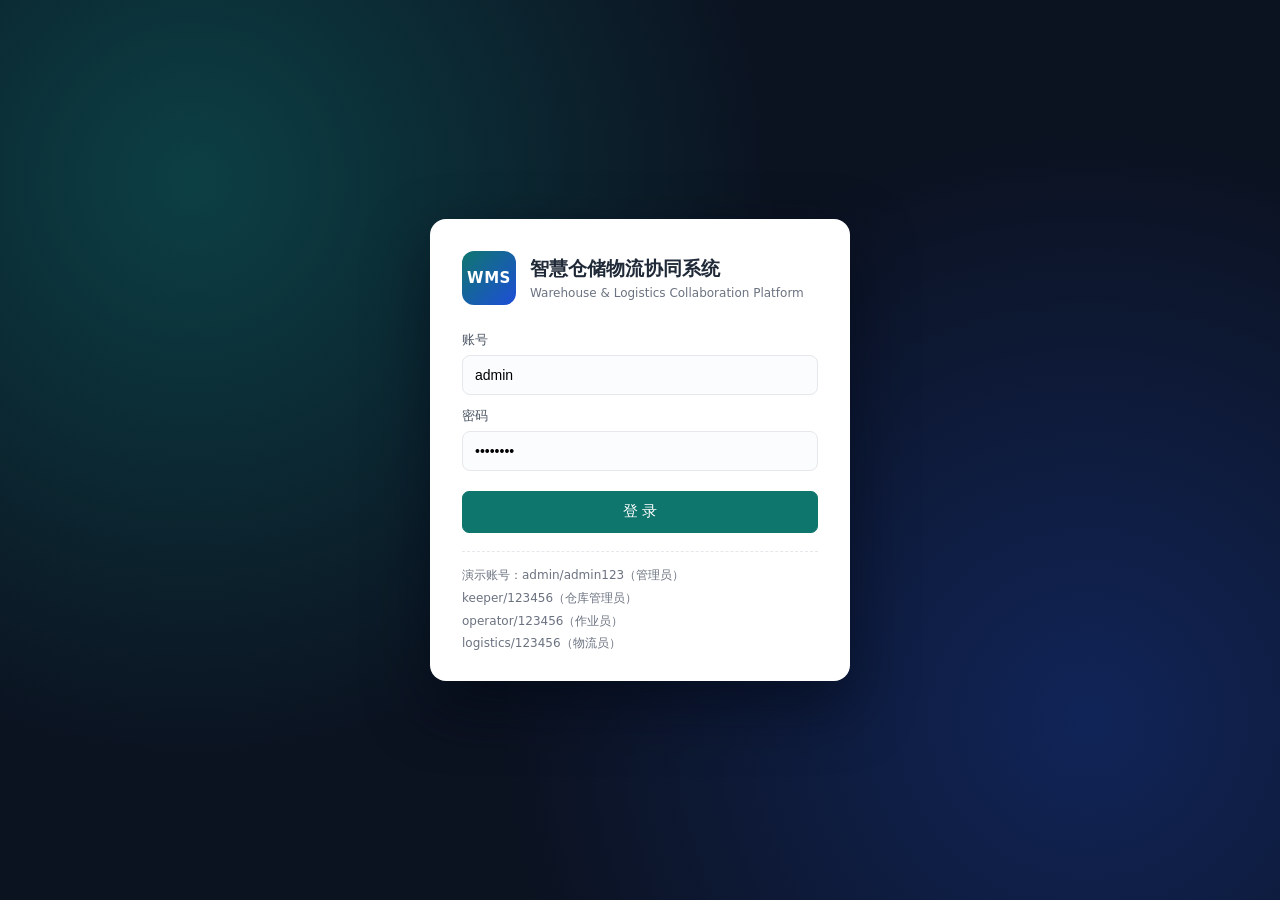
<file: web/index.html>
<!DOCTYPE html>
<html lang="zh-CN">
<head>
<meta charset="utf-8">
<meta name="viewport" content="width=device-width, initial-scale=1">
<title>智慧仓储物流协同系统</title>
<link rel="stylesheet" href="style.css">
</head>
<body>

<!-- ================= 登录页 ================= -->
<div id="login-page" class="login-wrap">
  <div class="login-card">
    <div class="login-brand">
      <div class="logo-mark">WMS</div>
      <div>
        <h1>智慧仓储物流协同系统</h1>
        <p>Warehouse &amp; Logistics Collaboration Platform</p>
      </div>
    </div>
    <div class="login-form">
      <label>账号</label>
      <input id="login-user" placeholder="请输入账号" value="admin">
      <label>密码</label>
      <input id="login-pwd" type="password" placeholder="请输入密码" value="admin123">
      <button id="login-btn" class="btn btn-primary btn-block">登 录</button>
      <div class="login-tips">
        <span>演示账号：admin/admin123（管理员）</span>
        <span>keeper/123456（仓库管理员）</span>
        <span>operator/123456（作业员）</span>
        <span>logistics/123456（物流员）</span>
      </div>
    </div>
  </div>
</div>

<!-- ================= 主框架 ================= -->
<div id="app" class="app hidden">
  <aside class="sidebar">
    <div class="side-brand">
      <div class="logo-mark small">WMS</div>
      <div class="side-title">智慧仓储<br><span>物流协同系统</span></div>
    </div>
    <nav id="nav"></nav>
    <div class="side-foot">
      <div id="side-user"></div>
      <button class="btn btn-ghost btn-sm" onclick="logout()">退出登录</button>
    </div>
  </aside>
  <main class="main">
    <header class="topbar">
      <div>
        <h2 id="view-title">工作台</h2>
        <p id="view-sub" class="sub">实时掌握仓储作业与物流协同状态</p>
      </div>
      <div class="topbar-right">
        <span class="dot-live"></span><span class="live-text">服务运行中</span>
        <span id="clock" class="clock"></span>
      </div>
    </header>
    <section id="view" class="view"></section>
  </main>
</div>

<!-- 弹窗 -->
<div id="modal-mask" class="modal-mask hidden">
  <div class="modal">
    <div class="modal-head">
      <h3 id="modal-title">标题</h3>
      <button class="modal-close" onclick="closeModal()">×</button>
    </div>
    <div id="modal-body" class="modal-body"></div>
    <div id="modal-foot" class="modal-foot"></div>
  </div>
</div>
<div id="toast" class="toast hidden"></div>

<script src="app.js"></script>
</body>
</html>
</file>
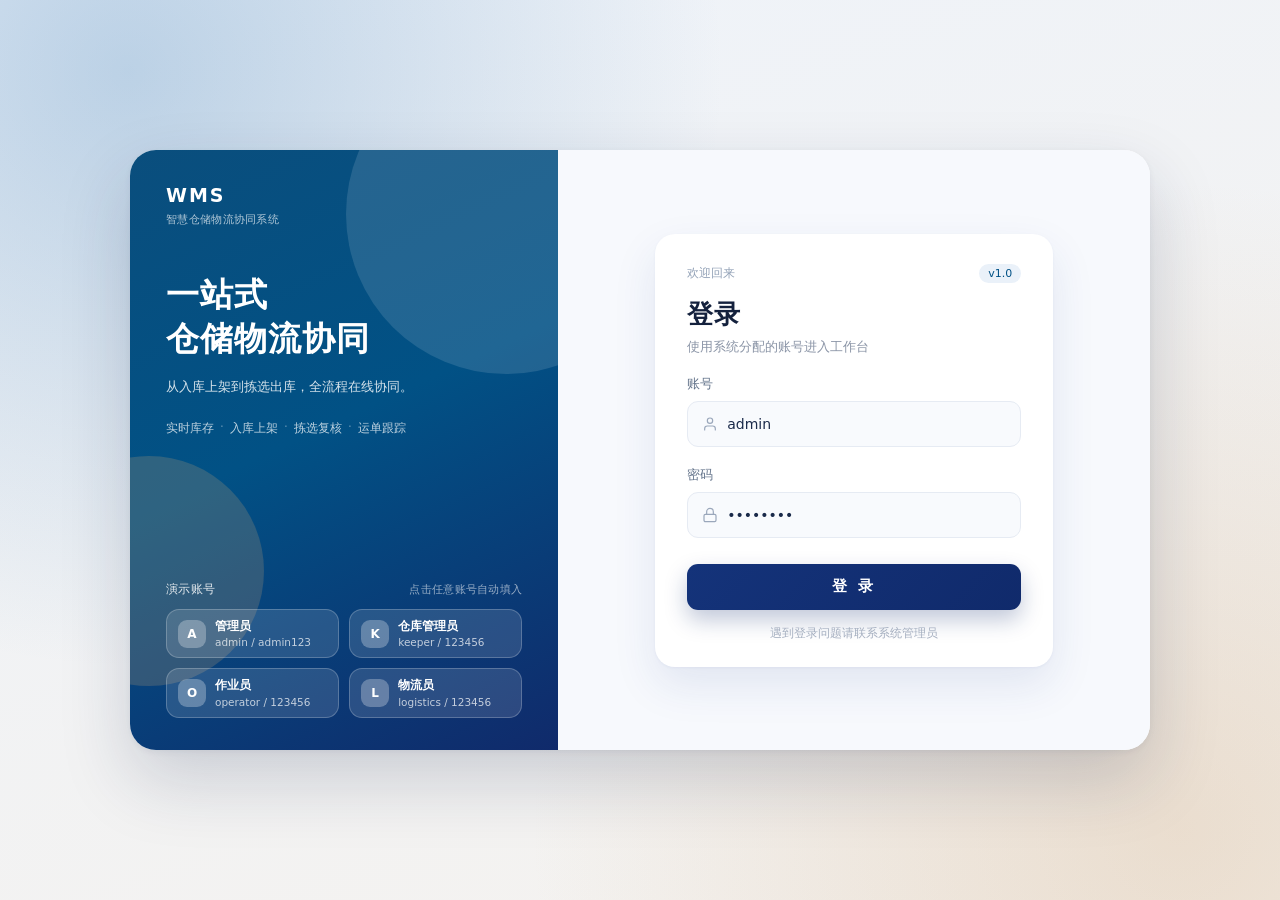
<file: 智慧仓储物流协同系统/web/index.html>
<!DOCTYPE html>
<html lang="zh-CN">
<head>
<meta charset="utf-8">
<meta name="viewport" content="width=device-width, initial-scale=1">
<title>智慧仓储物流协同系统</title>
<link rel="stylesheet" href="style.css?v=20261117">
</head>
<body>

<!-- ================= 登录页 ================= -->
<div id="login-page" class="login-wrap">
  <div class="login-shell">

    <!-- 左：品牌区 -->
    <aside class="login-hero">
      <div class="hero-top">
        <div class="hero-brand">
          <strong>WMS</strong>
          <span>智慧仓储物流协同系统</span>
        </div>
      </div>

      <div class="hero-main">
        <h1>一站式<br>仓储物流协同</h1>
        <p>从入库上架到拣选出库，全流程在线协同。</p>
        <div class="hero-tags">
          <span>实时库存</span><span>入库上架</span><span>拣选复核</span><span>运单跟踪</span>
        </div>
      </div>

      <div class="hero-accounts">
        <div class="ha-title"><span>演示账号</span><em>点击任意账号自动填入</em></div>
        <div class="ha-list">
          <button type="button" class="ha-item" data-user="admin" data-pwd="admin123">
            <span class="ha-avatar">A</span>
            <span class="ha-info"><b>管理员</b><i>admin / admin123</i></span>
          </button>
          <button type="button" class="ha-item" data-user="keeper" data-pwd="123456">
            <span class="ha-avatar">K</span>
            <span class="ha-info"><b>仓库管理员</b><i>keeper / 123456</i></span>
          </button>
          <button type="button" class="ha-item" data-user="operator" data-pwd="123456">
            <span class="ha-avatar">O</span>
            <span class="ha-info"><b>作业员</b><i>operator / 123456</i></span>
          </button>
          <button type="button" class="ha-item" data-user="logistics" data-pwd="123456">
            <span class="ha-avatar">L</span>
            <span class="ha-info"><b>物流员</b><i>logistics / 123456</i></span>
          </button>
        </div>
      </div>
    </aside>

    <!-- 右：登录表单 -->
    <section class="login-panel">
      <div class="login-form-card">
        <div class="fp-top"><span>欢迎回来</span><span class="fp-ver">v1.0</span></div>
        <h2>登录</h2>
        <p class="fp-sub">使用系统分配的账号进入工作台</p>

        <label class="fp-label" for="login-user">账号</label>
        <div class="fp-field">
          <span class="fp-ico">
            <svg viewBox="0 0 24 24" fill="none" stroke-width="1.8" stroke-linecap="round" stroke-linejoin="round">
              <path d="M20 21v-2a4 4 0 0 0-4-4H8a4 4 0 0 0-4 4v2"></path>
              <circle cx="12" cy="7" r="4"></circle>
            </svg>
          </span>
          <input id="login-user" placeholder="请输入账号" value="admin" autocomplete="username">
        </div>

        <label class="fp-label" for="login-pwd">密码</label>
        <div class="fp-field">
          <span class="fp-ico">
            <svg viewBox="0 0 24 24" fill="none" stroke-width="1.8" stroke-linecap="round" stroke-linejoin="round">
              <rect x="3" y="11" width="18" height="11" rx="2"></rect>
              <path d="M7 11V7a5 5 0 0 1 10 0v4"></path>
            </svg>
          </span>
          <input id="login-pwd" type="password" placeholder="请输入密码" value="admin123" autocomplete="current-password">
        </div>

        <button id="login-btn" class="login-submit">登 录</button>
        <div class="fp-foot">遇到登录问题请联系系统管理员</div>
      </div>
    </section>

  </div>
</div>

<!-- ================= 主框架 ================= -->
<div id="app" class="app hidden">
  <aside class="sidebar">
    <div class="side-brand">
      <div class="logo-mark small">WMS</div>
      <div class="side-title">智慧仓储<br><span>物流协同系统</span></div>
    </div>
    <nav id="nav"></nav>
    <div class="side-foot">
      <div id="side-user"></div>
      <button class="btn btn-ghost btn-sm" onclick="logout()">退出登录</button>
    </div>
  </aside>
  <main class="main">
    <header class="topbar">
      <div>
        <h2 id="view-title">工作台</h2>
        <p id="view-sub" class="sub">实时掌握仓储作业与物流协同状态</p>
      </div>
      <div class="topbar-right">
        <span class="status-pill"><i class="dot-live"></i>服务运行中</span>
        <span id="clock" class="clock"></span>
      </div>
    </header>
    <section id="view" class="view"></section>
  </main>
</div>

<!-- 弹窗 -->
<div id="modal-mask" class="modal-mask hidden">
  <div class="modal">
    <div class="modal-head">
      <h3 id="modal-title">标题</h3>
      <button class="modal-close" onclick="closeModal()">×</button>
    </div>
    <div id="modal-body" class="modal-body"></div>
    <div id="modal-foot" class="modal-foot"></div>
  </div>
</div>
<div id="toast" class="toast hidden"></div>

<script>
/* 登录页：点击演示账号自动填入 */
document.querySelectorAll('.ha-item').forEach(el => {
  el.addEventListener('click', () => {
    document.getElementById('login-user').value = el.dataset.user;
    document.getElementById('login-pwd').value = el.dataset.pwd;
  });
});
</script>
<script src="app.js?v=20261117"></script>
</body>
</html>
</file>
<file: web/style.css>
* { box-sizing: border-box; margin: 0; padding: 0; }

:root {
  --brand: #0f766e;
  --brand-2: #0d9488;
  --blue: #1d4ed8;
  --ink: #1f2937;
  --ink-2: #4b5563;
  --ink-3: #6b7280;
  --line: #e5e7eb;
  --bg: #f4f6f8;
  --card: #ffffff;
  --ok: #15803d;
  --warn: #b45309;
  --err: #b91c1c;
}

body {
  font-family: "Microsoft YaHei", "PingFang SC", "Segoe UI", system-ui, sans-serif;
  background: var(--bg);
  color: var(--ink);
  font-size: 14px;
  -webkit-font-smoothing: antialiased;
}

.hidden { display: none !important; }

/* ---------------- 登录 ---------------- */
.login-wrap {
  min-height: 100vh;
  display: flex;
  align-items: center;
  justify-content: center;
  background:
    radial-gradient(circle at 15% 20%, rgba(13, 148, 136, .35), transparent 45%),
    radial-gradient(circle at 85% 80%, rgba(29, 78, 216, .3), transparent 45%),
    #0b1220;
  padding: 24px;
}
.login-card {
  width: 420px;
  background: #fff;
  border-radius: 16px;
  padding: 32px 32px 26px;
  box-shadow: 0 24px 60px rgba(2, 8, 20, .55);
}
.login-brand { display: flex; gap: 14px; align-items: center; margin-bottom: 26px; }
.logo-mark {
  width: 54px; height: 54px; border-radius: 12px;
  background: linear-gradient(135deg, var(--brand), var(--blue));
  color: #fff; font-weight: 700; font-size: 15px;
  display: flex; align-items: center; justify-content: center;
  letter-spacing: .5px;
  flex: 0 0 auto;
}
.login-brand h1 { font-size: 19px; font-weight: 700; }
.login-brand p { font-size: 12px; color: var(--ink-3); margin-top: 4px; }
.login-form label { display: block; font-size: 13px; color: var(--ink-2); margin: 12px 0 6px; }
.login-form input {
  width: 100%; height: 40px; border: 1px solid var(--line); border-radius: 8px;
  padding: 0 12px; font-size: 14px; outline: none; background: #fbfcfe;
}
.login-form input:focus { border-color: var(--brand-2); background: #fff; }
.login-tips {
  margin-top: 18px; font-size: 12px; color: var(--ink-3); line-height: 1.9;
  border-top: 1px dashed var(--line); padding-top: 12px;
  display: flex; flex-direction: column;
}

/* ---------------- 布局 ---------------- */
.app { display: flex; height: 100vh; overflow: hidden; }

.sidebar {
  width: 226px; flex: 0 0 226px;
  background: #111827;
  display: flex; flex-direction: column;
  color: #e5e7eb;
}
.side-brand {
  display: flex; gap: 10px; align-items: center;
  padding: 20px 18px 18px; border-bottom: 1px solid rgba(255,255,255,.08);
}
.logo-mark.small { width: 38px; height: 38px; border-radius: 9px; font-size: 12px; }
.side-title { font-size: 14px; font-weight: 700; line-height: 1.4; }
.side-title span { font-size: 12px; font-weight: 400; color: #9ca3af; }

#nav { flex: 1; padding: 12px 10px; overflow-y: auto; }
.nav-item {
  display: flex; align-items: center; gap: 10px;
  padding: 10px 12px; border-radius: 8px; cursor: pointer;
  color: #cbd5e1; font-size: 13.5px; margin-bottom: 3px;
  transition: .15s;
}
.nav-item:hover { background: rgba(255,255,255,.07); color: #fff; }
.nav-item.active { background: var(--brand); color: #fff; font-weight: 600; }
.nav-ico { width: 18px; text-align: center; font-size: 14px; opacity: .9; }

.side-foot { padding: 14px; border-top: 1px solid rgba(255,255,255,.08); font-size: 12px; color: #9ca3af; }
.side-foot #side-user { margin-bottom: 8px; line-height: 1.6; }
.side-foot b { color: #fff; font-weight: 600; }

.main { flex: 1; display: flex; flex-direction: column; overflow: hidden; }
.topbar {
  background: #fff; padding: 16px 24px; display: flex; align-items: center;
  justify-content: space-between; border-bottom: 1px solid var(--line);
}
.topbar h2 { font-size: 17px; }
.sub { font-size: 12.5px; color: var(--ink-3); margin-top: 3px; }
.topbar-right { display: flex; align-items: center; gap: 8px; font-size: 12.5px; color: var(--ink-2); }
.dot-live { width: 7px; height: 7px; border-radius: 50%; background: var(--ok); display: inline-block; }
.clock { margin-left: 14px; color: var(--ink-3); }

.view { flex: 1; overflow-y: auto; padding: 20px 24px 40px; }

/* ---------------- 通用组件 ---------------- */
.btn {
  border: 1px solid var(--line); background: #fff; color: var(--ink);
  height: 34px; padding: 0 14px; border-radius: 7px; cursor: pointer;
  font-size: 13px; transition: .15s; font-family: inherit;
}
.btn:hover { border-color: #cbd5e1; background: #f9fafb; }
.btn-primary { background: var(--brand); border-color: var(--brand); color: #fff; }
.btn-primary:hover { background: #0b5f59; border-color: #0b5f59; }
.btn-blue { background: var(--blue); border-color: var(--blue); color: #fff; }
.btn-blue:hover { background: #1a44be; }
.btn-sm { height: 28px; padding: 0 10px; font-size: 12.5px; }
.btn-block { width: 100%; height: 42px; margin-top: 20px; font-size: 15px; }
.btn-ghost { background: transparent; border-color: rgba(255,255,255,.2); color: #cbd5e1; }
.btn-ghost:hover { background: rgba(255,255,255,.1); color: #fff; }
.btn-link { border: none; background: none; color: var(--blue); cursor: pointer; font-size: 12.5px; padding: 0 6px; }
.btn-link.danger { color: var(--err); }
.btn-link.ok { color: var(--ok); }

.card {
  background: var(--card); border: 1px solid var(--line); border-radius: 10px;
  padding: 16px 18px; margin-bottom: 16px;
}
.card-head { display: flex; align-items: center; justify-content: space-between; margin-bottom: 14px; }
.card-head h3 { font-size: 14.5px; }
.card-head .hint { font-size: 12px; color: var(--ink-3); }

.toolbar { display: flex; gap: 10px; align-items: center; flex-wrap: wrap; margin-bottom: 14px; }
.toolbar input, .toolbar select {
  height: 34px; border: 1px solid var(--line); border-radius: 7px; padding: 0 10px;
  font-size: 13px; outline: none; background: #fff; font-family: inherit;
}
.toolbar input:focus, .toolbar select:focus { border-color: var(--brand-2); }

table { width: 100%; border-collapse: collapse; font-size: 13px; }
th {
  text-align: left; font-weight: 600; color: var(--ink-2); font-size: 12.5px;
  background: #f8fafc; padding: 10px 12px; border-bottom: 1px solid var(--line);
  white-space: nowrap;
}
td { padding: 10px 12px; border-bottom: 1px solid #f1f3f5; color: var(--ink); vertical-align: middle; }
tbody tr:hover { background: #fafcfd; }
.empty { text-align: center; color: var(--ink-3); padding: 30px 0; font-size: 13px; }

.tag {
  display: inline-block; padding: 2px 8px; border-radius: 20px; font-size: 12px;
  background: #eef2f6; color: var(--ink-2); white-space: nowrap;
}
.tag.green { background: #e7f6ec; color: var(--ok); }
.tag.amber { background: #fdf3e3; color: var(--warn); }
.tag.red { background: #fdeaea; color: var(--err); }
.tag.blue { background: #e8efff; color: var(--blue); }
.tag.teal { background: #e3f5f3; color: var(--brand); }

/* 仪表盘 */
.stat-grid { display: grid; grid-template-columns: repeat(4, 1fr); gap: 14px; margin-bottom: 18px; }
.stat {
  background: #fff; border: 1px solid var(--line); border-radius: 10px;
  padding: 16px 18px; position: relative; overflow: hidden;
}
.stat .lbl { font-size: 12.5px; color: var(--ink-3); }
.stat .val { font-size: 26px; font-weight: 700; margin-top: 8px; letter-spacing: .5px; }
.stat .unit { font-size: 12px; color: var(--ink-3); margin-left: 4px; font-weight: 400; }
.stat::after {
  content: ""; position: absolute; right: -30px; bottom: -30px; width: 90px; height: 90px;
  border-radius: 50%; background: rgba(13,148,136,.07);
}
.stat.blue::after { background: rgba(29,78,216,.07); }
.stat.amber::after { background: rgba(180,83,9,.09); }
.stat.red::after { background: rgba(185,28,28,.08); }

.two-col { display: grid; grid-template-columns: 1.4fr 1fr; gap: 16px; }

.event-item { display: flex; gap: 10px; padding: 9px 0; border-bottom: 1px dashed #eef1f4; font-size: 12.5px; }
.event-item:last-child { border-bottom: none; }
.event-item .t { color: var(--ink-3); flex: 0 0 128px; font-size: 12px; }
.event-item .e { color: var(--brand); font-weight: 600; flex: 0 0 auto; }
.event-item .p { color: var(--ink-3); overflow: hidden; text-overflow: ellipsis; white-space: nowrap; }

/* Tabs */
.tabs { display: flex; gap: 6px; margin-bottom: 16px; border-bottom: 1px solid var(--line); }
.tab {
  padding: 9px 16px; cursor: pointer; font-size: 13px; color: var(--ink-2);
  border-bottom: 2px solid transparent; margin-bottom: -1px;
}
.tab.active { color: var(--brand); border-bottom-color: var(--brand); font-weight: 600; }

/* 弹窗 */
.modal-mask {
  position: fixed; inset: 0; background: rgba(17, 24, 39, .45);
  display: flex; align-items: center; justify-content: center; z-index: 50; padding: 20px;
}
.modal {
  background: #fff; border-radius: 12px; width: 560px; max-width: 100%;
  max-height: 88vh; display: flex; flex-direction: column; box-shadow: 0 20px 50px rgba(2,8,20,.35);
}
.modal.wide { width: 760px; }
.modal-head {
  padding: 16px 20px; border-bottom: 1px solid var(--line);
  display: flex; align-items: center; justify-content: space-between;
}
.modal-head h3 { font-size: 15px; }
.modal-close { border: none; background: none; font-size: 20px; cursor: pointer; color: var(--ink-3); line-height: 1; }
.modal-body { padding: 18px 20px; overflow-y: auto; }
.modal-foot {
  padding: 12px 20px; border-top: 1px solid var(--line);
  display: flex; justify-content: flex-end; gap: 10px;
}
.form-grid { display: grid; grid-template-columns: 1fr 1fr; gap: 12px 16px; }
.form-item { display: flex; flex-direction: column; gap: 5px; }
.form-item.full { grid-column: 1 / -1; }
.form-item label { font-size: 12.5px; color: var(--ink-2); }
.form-item input, .form-item select, .form-item textarea {
  height: 34px; border: 1px solid var(--line); border-radius: 7px; padding: 0 10px;
  font-size: 13px; outline: none; background: #fff; font-family: inherit; width: 100%;
}
.form-item textarea { height: 64px; padding: 8px 10px; resize: vertical; }
.form-item input:focus, .form-item select:focus { border-color: var(--brand-2); }
.form-item .req { color: var(--err); margin-left: 2px; }

/* Toast */
.toast {
  position: fixed; left: 50%; top: 26px; transform: translateX(-50%);
  padding: 11px 20px; border-radius: 8px; background: #111827; color: #fff;
  font-size: 13px; z-index: 90; box-shadow: 0 10px 30px rgba(2,8,20,.3);
}
.toast.ok { background: #14603f; }
.toast.err { background: #a52222; }

@media (max-width: 1180px) {
  .stat-grid { grid-template-columns: repeat(2, 1fr); }
  .two-col { grid-template-columns: 1fr; }
}
</file>
<file: 智慧仓储物流协同系统/web/style.css>
* { box-sizing: border-box; margin: 0; padding: 0; }

/* 色卡：静谧海军蓝 / 砂琥珀 / 蓝涌 / 中蓝 / 浅奶油 */
:root {
  --navy: #102a6b;
  --navy-deep: #0b1f52;
  --current: #015185;
  --blue: #5990c0;
  --amber: #cca273;
  --amber-deep: #a9713a;
  --amber-soft: #fbf0e2;
  --cream: #fdf3e8;
  --brand: #102a6b;
  --brand-2: #015185;
  --ink: #1a2a4a;
  --ink-2: #4c5b76;
  --ink-3: #7d8aa3;
  --line: #e4eaf3;
  --bg: #f2f5fa;
  --card: #ffffff;
  --ok: #0f6b5c;
  --warn: #a9713a;
  --err: #b4553c;
  --shadow-sm: 0 1px 2px rgba(16, 42, 107, .05);
  --shadow-md: 0 6px 22px rgba(16, 42, 107, .06);
  --shadow-lg: 0 14px 34px rgba(16, 42, 107, .10);
}

body {
  font-family: "Microsoft YaHei", "PingFang SC", "Segoe UI", system-ui, sans-serif;
  background: var(--bg);
  color: var(--ink);
  font-size: 14px;
  -webkit-font-smoothing: antialiased;
}

.hidden { display: none !important; }

/* ---------------- 登录 ---------------- */
.login-wrap {
  min-height: 100vh;
  display: flex;
  align-items: center;
  justify-content: center;
  padding: 32px 24px;
  background:
    radial-gradient(circle at 10% 8%, rgba(89, 144, 192, .34), transparent 42%),
    radial-gradient(circle at 92% 92%, rgba(204, 162, 115, .26), transparent 45%),
    linear-gradient(160deg, #eef3fa, #f5f2ee);
}
.login-shell {
  width: 100%;
  max-width: 1020px;
  min-height: 600px;
  display: grid;
  grid-template-columns: 42% 58%;
  background: #fff;
  border-radius: 26px;
  overflow: hidden;
  box-shadow: 0 30px 70px rgba(24, 39, 75, .18), 0 2px 6px rgba(24, 39, 75, .06);
}

/* 左侧品牌区 */
.login-hero {
  position: relative;
  overflow: hidden;
  display: flex;
  flex-direction: column;
  padding: 34px 36px 32px;
  color: #fff;
  background: linear-gradient(155deg, #0a4e7d 0%, #015185 46%, #102a6b 100%);
}
.login-hero::before {
  content: ""; position: absolute; width: 320px; height: 320px; right: -108px; top: -96px;
  border-radius: 50%; background: rgba(255, 255, 255, .12);
}
.login-hero::after {
  content: ""; position: absolute; width: 230px; height: 230px; left: -96px; bottom: 64px;
  border-radius: 50%; background: rgba(204, 162, 115, .22);
}
.hero-top { position: relative; z-index: 1; }
.hero-brand strong {
  display: block; font-size: 19px; font-weight: 700;
  letter-spacing: 2px; color: #fff;
}
.hero-brand span {
  display: block; margin-top: 6px; font-size: 11px;
  letter-spacing: .3px; color: rgba(255, 255, 255, .68);
}
.hero-main { position: relative; z-index: 1; margin-top: 46px; }
.hero-main h1 { font-size: 33px; line-height: 1.32; font-weight: 700; letter-spacing: 1px; }
.hero-main p {
  margin-top: 15px; max-width: 300px;
  font-size: 13px; line-height: 1.9; color: rgba(255, 255, 255, .84);
}
.hero-tags {
  display: flex; flex-wrap: wrap; align-items: center; gap: 16px;
  margin-top: 20px; font-size: 12px; color: rgba(255, 255, 255, .74);
}
.hero-tags span { position: relative; }
.hero-tags span + span::before {
  content: "·"; position: absolute; left: -10px; color: rgba(255, 255, 255, .38);
}

/* 左侧底部：演示账号卡片 */
.hero-accounts { position: relative; z-index: 1; margin-top: auto; padding-top: 42px; }
.ha-title {
  display: flex; align-items: baseline; justify-content: space-between;
  font-size: 12px; color: rgba(255, 255, 255, .88); letter-spacing: .3px;
}
.ha-title em { font-style: normal; font-size: 10.5px; color: rgba(255, 255, 255, .58); }
.ha-list { display: grid; grid-template-columns: 1fr 1fr; gap: 10px; margin-top: 11px; }
.ha-item {
  display: flex; align-items: center; gap: 9px; text-align: left;
  padding: 9px 11px; border-radius: 13px; cursor: pointer;
  background: rgba(255, 255, 255, .13);
  border: 1px solid rgba(255, 255, 255, .22);
  color: #fff; font-family: inherit;
  transition: background .16s, transform .16s, border-color .16s;
}
.ha-item:hover { background: rgba(255, 255, 255, .26); border-color: rgba(255, 255, 255, .4); transform: translateY(-1px); }
.ha-avatar {
  width: 28px; height: 28px; flex: 0 0 auto; border-radius: 9px;
  background: rgba(255, 255, 255, .28);
  display: flex; align-items: center; justify-content: center;
  font-size: 12px; font-weight: 700;
}
.ha-info b { display: block; font-size: 12px; font-weight: 600; line-height: 1.3; }
.ha-info i { display: block; font-style: normal; font-size: 10.5px; opacity: .72; margin-top: 2px; }

/* 右侧表单区 */
.login-panel {
  display: flex; align-items: center; justify-content: center;
  padding: 34px 52px;
  background: #f7f9fd;
}
.login-form-card {
  width: 100%; max-width: 398px;
  padding: 30px 32px 26px;
  background: #fff;
  border-radius: 20px;
  box-shadow: 0 18px 44px rgba(30, 58, 138, .10), 0 1px 3px rgba(30, 58, 138, .05);
}
.fp-top { display: flex; align-items: center; justify-content: space-between; font-size: 12px; color: #94a3b8; }
.fp-ver {
  font-size: 11px; color: var(--current); background: #eaf1f9;
  padding: 3px 9px; border-radius: 20px;
}
.login-form-card h2 { margin-top: 14px; font-size: 26px; font-weight: 700; color: #14213d; letter-spacing: 1px; }
.fp-sub { margin-top: 7px; font-size: 12.5px; color: #8a94a6; }
.fp-label { display: block; margin: 20px 0 8px; font-size: 12.5px; color: #64748b; }
.fp-field {
  display: flex; align-items: center; gap: 9px;
  height: 46px; padding: 0 14px;
  border: 1px solid #e6ebf3; border-radius: 11px;
  background: #f8fafd;
  transition: border-color .16s, background .16s, box-shadow .16s;
}
.fp-field:focus-within {
  border-color: var(--blue); background: #fff;
  box-shadow: 0 0 0 3px rgba(89, 144, 192, .16);
}
.fp-ico { display: flex; flex: 0 0 auto; }
.fp-field svg { width: 16px; height: 16px; stroke: #9aa7bb; transition: stroke .16s; }
.fp-field:focus-within svg { stroke: var(--current); }
.fp-field input {
  flex: 1; height: 100%; min-width: 0;
  border: 0; outline: none; background: transparent;
  font-size: 14px; font-family: inherit; color: var(--ink);
}
.fp-field input::placeholder { color: #a9b4c6; }
.login-submit {
  width: 100%; height: 46px; margin-top: 26px;
  border: 0; border-radius: 11px; cursor: pointer;
  background: linear-gradient(135deg, #14337a, #102a6b);
  color: #fff; font-size: 15px; font-weight: 600; letter-spacing: 3px; font-family: inherit;
  box-shadow: 0 10px 22px rgba(16, 42, 107, .26);
  transition: transform .16s, box-shadow .16s, filter .16s;
}
.login-submit:hover { transform: translateY(-1px); box-shadow: 0 14px 28px rgba(16, 42, 107, .32); filter: brightness(1.04); }
.login-submit:active { transform: translateY(0); box-shadow: 0 8px 18px rgba(16, 42, 107, .24); }
.login-submit:disabled { cursor: default; filter: grayscale(.12); box-shadow: none; }
.fp-foot { margin-top: 16px; text-align: center; font-size: 11.5px; color: #a4aebf; }

@media (max-width: 900px) {
  .login-wrap { padding: 16px; }
  .login-shell { grid-template-columns: 1fr; max-width: 460px; min-height: 0; border-radius: 22px; }
  .login-hero { padding: 24px 24px 22px; }
  .hero-main { margin-top: 26px; }
  .hero-main h1 { font-size: 25px; }
  .hero-main p { max-width: none; }
  .hero-tags { margin-top: 16px; }
  .hero-accounts { padding-top: 24px; }
  .login-panel { padding: 22px; background: #fff; }
  .login-form-card { padding: 4px 2px 10px; max-width: none; border-radius: 0; box-shadow: none; }
}

/* 品牌标识 */
.logo-mark {
  width: 54px; height: 54px; border-radius: 12px;
  background: linear-gradient(135deg, #14337a, #102a6b 55%, #015185);
  color: #fff; font-weight: 700; font-size: 15px;
  display: flex; align-items: center; justify-content: center;
  letter-spacing: .5px;
  flex: 0 0 auto;
}

/* ---------------- 布局 ---------------- */
.app { display: flex; height: 100vh; overflow: hidden; }

.sidebar {
  width: 236px; flex: 0 0 236px;
  background: #fff;
  border-right: 1px solid var(--line);
  display: flex; flex-direction: column;
  color: var(--ink-2);
  box-shadow: 4px 0 24px rgba(16, 42, 107, .04);
}
.side-brand {
  display: flex; gap: 10px; align-items: center;
  padding: 18px 18px 16px; border-bottom: 1px solid var(--line);
}
.logo-mark.small { width: 36px; height: 36px; border-radius: 10px; font-size: 12px; }
.side-title { font-size: 13.5px; font-weight: 700; line-height: 1.45; color: var(--navy); }
.side-title span { font-size: 11.5px; font-weight: 400; color: #8492a6; }

#nav { flex: 1; padding: 6px 10px 12px; overflow-y: auto; }
.nav-group { margin-bottom: 2px; }
.nav-cap {
  padding: 14px 10px 7px;
  font-size: 10px; letter-spacing: 1.6px; color: #a3afc1;
  text-transform: uppercase;
}
.nav-item {
  display: flex; align-items: center; gap: 10px;
  padding: 10px 12px; border-radius: 10px; cursor: pointer;
  color: #44536d; font-size: 13px; margin-bottom: 2px;
  transition: background .16s, color .16s;
}
.nav-item:hover { background: #f3f7fc; color: var(--navy); }
.nav-item.active {
  background: linear-gradient(135deg, #14337a, #102a6b 55%, #015185);
  color: #fff; font-weight: 600;
  box-shadow: 0 8px 18px rgba(16, 42, 107, .24);
}
.nav-ico {
  width: 18px; height: 18px; flex: 0 0 18px; opacity: .85;
  display: flex; align-items: center; justify-content: center;
}
.nav-item.active .nav-ico { opacity: 1; }
.nav-ico svg { width: 17px; height: 17px; }

.side-foot {
  padding: 14px 16px 16px; border-top: 1px solid var(--line);
  font-size: 12px; color: #8492a6;
}
.side-foot #side-user { display: flex; align-items: center; gap: 10px; margin-bottom: 10px; }
.su-avatar {
  width: 34px; height: 34px; flex: 0 0 auto; border-radius: 50%;
  background: linear-gradient(135deg, #5990c0, #102a6b);
  color: #fff; font-size: 13px; font-weight: 700;
  display: flex; align-items: center; justify-content: center;
  box-shadow: 0 6px 14px rgba(16, 42, 107, .22);
}
.su-info b { display: block; color: var(--navy); font-weight: 600; font-size: 12.5px; }
.su-info span { display: block; font-size: 11px; color: #8492a6; margin-top: 2px; }
.side-foot .btn-ghost {
  width: 100%; height: 32px; border-radius: 9px;
  border-color: #dfe6f1; color: #5a6b86; background: #f8fafd;
}
.side-foot .btn-ghost:hover {
  background: #fdf1ec; border-color: #e4bdae; color: #b4553c;
}

.main { flex: 1; display: flex; flex-direction: column; overflow: hidden; }
.topbar {
  background: #fff; padding: 14px 24px; display: flex; align-items: center;
  justify-content: space-between; border-bottom: 1px solid var(--line);
}
.topbar h2 { font-size: 16px; color: var(--navy); letter-spacing: .3px; }
.sub { font-size: 12px; color: #8492a6; margin-top: 3px; }
.topbar-right { display: flex; align-items: center; gap: 14px; }
.status-pill {
  display: inline-flex; align-items: center; gap: 7px; white-space: nowrap;
  height: 26px; padding: 0 12px 0 10px; border-radius: 20px;
  background: #eff5fb; border: 1px solid #d9e6f2;
  font-size: 12px; color: var(--current);
}
.dot-live {
  width: 7px; height: 7px; border-radius: 50%; background: var(--current);
  display: inline-block; animation: breathe 2.4s ease-in-out infinite;
}
@keyframes breathe {
  0%, 100% { box-shadow: 0 0 0 0 rgba(1, 81, 133, .38); opacity: 1; }
  50% { box-shadow: 0 0 0 6px rgba(1, 81, 133, 0); opacity: .5; }
}
.clock {
  color: #8492a6; font-size: 12px; font-variant-numeric: tabular-nums;
  font-family: "Consolas", "SF Mono", ui-monospace, monospace;
}

.view { flex: 1; overflow-y: auto; padding: 18px 22px 36px; }

/* ---------------- 通用组件 ---------------- */
.btn {
  border: 1px solid var(--line); background: #fff; color: var(--ink-2);
  height: 34px; padding: 0 14px; border-radius: 9px; cursor: pointer;
  font-size: 13px; transition: .15s; font-family: inherit;
}
.btn:hover { border-color: #c8d5e6; background: #f8fafd; box-shadow: var(--shadow-sm); }
.btn-primary {
  background: linear-gradient(135deg, #14337a, #102a6b);
  border-color: #102a6b; color: #fff;
}
.btn-primary:hover { background: #0b1f52; border-color: #0b1f52; }
.btn-blue { background: var(--current); border-color: var(--current); color: #fff; }
.btn-blue:hover { background: #01406a; }
.btn-sm { height: 28px; padding: 0 10px; font-size: 12.5px; }
.btn-block { width: 100%; height: 42px; margin-top: 20px; font-size: 15px; }
.btn-ghost { background: transparent; border-color: var(--line); color: var(--ink-3); }
.btn-ghost:hover { background: #f6f9fd; color: var(--navy); }
.btn-link { border: none; background: none; color: var(--current); cursor: pointer; font-size: 12.5px; padding: 0 6px; }
.btn-link.danger { color: var(--err); }
.btn-link.ok { color: var(--ok); }

.card {
  background: var(--card); border: 1px solid var(--line); border-radius: 16px;
  padding: 18px 20px; margin-bottom: 16px;
  box-shadow: var(--shadow-md);
}
.card-head { display: flex; align-items: center; justify-content: space-between; margin-bottom: 14px; }
.card-head h3 { font-size: 14px; color: var(--navy); letter-spacing: .2px; }
.card-head .hint { font-size: 11.5px; color: #8492a6; }
.card-link { font-size: 12px; color: #7c89a0; cursor: pointer; transition: color .16s; }
.card-link:hover { color: var(--current); }
.card-foot {
  margin-top: 12px; padding-top: 10px; border-top: 1px dashed #e9eff7;
  font-size: 11.5px; color: #9aa7ba;
}

.toolbar { display: flex; gap: 10px; align-items: center; flex-wrap: wrap; margin-bottom: 14px; }
.toolbar input, .toolbar select {
  height: 34px; border: 1px solid var(--line); border-radius: 9px; padding: 0 10px;
  font-size: 13px; outline: none; background: #fff; font-family: inherit; color: var(--ink-2);
}
.toolbar input:focus, .toolbar select:focus { border-color: var(--blue); box-shadow: 0 0 0 3px rgba(89, 144, 192, .14); }

table { width: 100%; border-collapse: collapse; font-size: 13px; }
.table-wrap { overflow-x: auto; }
.table-wrap table { width: max-content; min-width: 100%; }
th {
  text-align: left; font-weight: 600; color: #6b7b95; font-size: 12px;
  background: #f7f9fd; padding: 11px 14px; border-bottom: 1px solid var(--line);
  white-space: nowrap; letter-spacing: .3px;
}
td {
  padding: 13px 14px; border-bottom: 1px solid #f0f4fa;
  color: var(--ink); vertical-align: middle; line-height: 1.5;
}
tbody tr { transition: background .14s; }
tbody tr:hover { background: #f6f9fe; }
.empty { text-align: center; color: #9aa7ba; padding: 30px 0; font-size: 13px; }

.tag {
  display: inline-block; padding: 2px 9px; border-radius: 20px; font-size: 11.5px;
  background: #eef2f9; color: var(--ink-2); white-space: nowrap;
}
.tag.green { background: #e9f4f1; color: var(--ok); }
.tag.amber { background: var(--amber-soft); color: var(--amber-deep); }
.tag.red { background: #fbefeb; color: var(--err); }
.tag.blue { background: #eaf1f9; color: var(--current); }
.tag.teal { background: #eaf1f9; color: var(--current); }

/* 数值徽标 */
.badge {
  display: inline-block; min-width: 40px; text-align: center;
  padding: 3px 10px; border-radius: 8px; font-size: 12.5px;
  font-variant-numeric: tabular-nums; font-weight: 600;
  background: #f2f6fb; color: var(--ink-2);
  border: 1px solid #e5ecf5;
}
.badge.amber { background: var(--amber-soft); color: var(--amber-deep); border-color: #f2e0c9; }
.badge.red { background: #fbefeb; color: var(--err); border-color: #f3d8d0; }

/* 事件类型药丸 */
.pill {
  display: inline-block; padding: 3px 10px; border-radius: 20px;
  font-size: 11px; font-weight: 600; white-space: nowrap;
  background: #eaf1f9; color: var(--current);
}
.pill.green { background: #e9f4f1; color: var(--ok); }
.pill.amber { background: var(--amber-soft); color: var(--amber-deep); }
.pill.red { background: #fbefeb; color: var(--err); }
.pill.blue { background: #eef4fa; color: #3f79a8; }
.pill.teal { background: #eaf1f9; color: var(--current); }

/* ---------------- 工作台 ---------------- */
.dash-grid { display: grid; grid-template-columns: minmax(0, 1fr) 330px; gap: 16px; align-items: start; }
.dash-main { display: flex; flex-direction: column; gap: 16px; min-width: 0; }
.dash-side { display: flex; flex-direction: column; gap: 16px; min-width: 0; }
.dash-main > .card, .dash-side > .card { margin-bottom: 0; }

/* KPI */
.kpi-grid { display: grid; grid-template-columns: repeat(4, 1fr); gap: 14px; }
.kpi {
  background: #fff; border: 1px solid var(--line); border-radius: 16px;
  padding: 16px 18px; box-shadow: var(--shadow-md); min-width: 0; overflow: hidden;
  transition: box-shadow .18s, transform .18s;
}
.kpi:hover { box-shadow: var(--shadow-lg); transform: translateY(-1px); }
.kpi-top { display: flex; align-items: center; gap: 9px; min-width: 0; }
.kpi-ico {
  width: 30px; height: 30px; flex: 0 0 auto; border-radius: 9px;
  display: flex; align-items: center; justify-content: center;
  background: rgba(16, 42, 107, .07); color: var(--navy);
}
.kpi-ico svg { width: 16px; height: 16px; }
.kpi.current .kpi-ico { background: rgba(1, 81, 133, .09); color: var(--current); }
.kpi.amber .kpi-ico { background: rgba(204, 162, 115, .18); color: var(--amber-deep); }
.kpi.blue .kpi-ico { background: rgba(89, 144, 192, .16); color: #3f79a8; }
.kpi-lbl {
  font-size: 12px; color: var(--ink-3);
  white-space: nowrap; overflow: hidden; text-overflow: ellipsis; min-width: 0;
}
.kpi-val {
  margin-top: 11px; font-size: 26px; line-height: 1.2; font-weight: 700;
  color: var(--navy); font-variant-numeric: tabular-nums;
}
.kpi-val em {
  font-style: normal; font-size: 11.5px; font-weight: 400;
  color: #96a3b8; margin-left: 5px;
}
.kpi-foot { margin-top: 7px; font-size: 11px; color: #9aa7ba; }

/* 主视觉横幅 */
.hero-card {
  position: relative; overflow: hidden;
  display: flex; align-items: flex-end; justify-content: space-between; gap: 26px;
  padding: 26px 28px; border-radius: 20px; color: #fff;
  background: linear-gradient(135deg, #015185 0%, #0a3c6b 48%, #102a6b 100%);
  box-shadow: 0 16px 40px rgba(16, 42, 107, .20);
}
.hero-card::before {
  content: ""; position: absolute; inset: 0;
  background:
    radial-gradient(circle at 78% 10%, rgba(89, 144, 192, .32), transparent 46%),
    radial-gradient(circle at 6% 96%, rgba(204, 162, 115, .20), transparent 44%);
}
.hero-card::after {
  content: ""; position: absolute; right: -84px; bottom: -120px;
  width: 300px; height: 300px; border-radius: 50%;
  border: 1px solid rgba(255, 255, 255, .12);
}
.hero-spark {
  position: absolute; right: 30px; top: 24px;
  width: 26px; height: 26px; color: rgba(255, 255, 255, .5); z-index: 1;
}
.hero-body { position: relative; z-index: 1; max-width: 520px; }
.hero-eyebrow {
  font-size: 10px; letter-spacing: 2.2px; color: rgba(255, 255, 255, .58);
  text-transform: uppercase;
}
.hero-body h3 { margin-top: 10px; font-size: 25px; line-height: 1.38; font-weight: 700; letter-spacing: .5px; }
.hero-body p {
  margin-top: 10px; max-width: 430px;
  font-size: 12.5px; line-height: 1.9; color: rgba(255, 255, 255, .78);
}
.hero-cta {
  display: inline-flex; align-items: center; gap: 8px;
  margin-top: 18px; height: 38px; padding: 0 18px; border-radius: 24px;
  background: #fff; color: var(--navy);
  font-size: 13px; font-weight: 600; cursor: pointer;
  transition: transform .16s, box-shadow .16s;
}
.hero-cta:hover { transform: translateY(-1px); box-shadow: 0 10px 22px rgba(255, 255, 255, .2); }
.hero-plate {
  position: relative; z-index: 1; flex: 0 0 auto; min-width: 190px;
  padding: 16px 18px; border-radius: 16px; text-align: right;
  background: rgba(255, 255, 255, .12);
  border: 1px solid rgba(255, 255, 255, .18);
}
.hp-lbl { display: block; font-size: 11px; color: rgba(255, 255, 255, .66); }
.hp-num { display: block; font-size: 34px; font-weight: 700; line-height: 1.2; font-variant-numeric: tabular-nums; }
.hp-sub { display: block; margin-top: 7px; font-size: 11px; color: rgba(255, 255, 255, .7); }

/* 入库趋势柱状 */
.trend-chart { display: flex; align-items: flex-end; gap: 14px; padding: 4px 4px 2px; }
.tc-col { flex: 1; display: flex; flex-direction: column; align-items: center; gap: 7px; }
.tc-bar {
  width: 100%; max-width: 42px; border-radius: 8px 8px 4px 4px;
  background: linear-gradient(180deg, #5990c0, #015185);
}
.tc-val { font-size: 10.5px; color: #8b98ad; font-variant-numeric: tabular-nums; }
.tc-lbl { font-size: 10.5px; color: #a4b0c2; }

/* 库存健康度环形 */
.donut-wrap { position: relative; height: 168px; display: flex; align-items: center; justify-content: center; }
.donut {
  position: relative; width: 148px; height: 148px; border-radius: 50%;
  background: conic-gradient(var(--amber) 0 var(--warn), var(--navy) var(--warn) 360deg);
}
.donut::after { content: ""; position: absolute; inset: 20px; background: #fff; border-radius: 50%; }
.donut-center { position: absolute; text-align: center; }
.donut-center b { display: block; font-size: 19px; color: var(--navy); font-variant-numeric: tabular-nums; }
.donut-center b i { font-style: normal; font-size: 12px; color: #96a3b8; margin-left: 2px; }
.donut-center span { font-size: 10.5px; color: var(--ink-3); }
.legend {
  display: flex; justify-content: center; gap: 18px;
  font-size: 11.5px; color: var(--ink-2);
}
.legend i { width: 8px; height: 8px; border-radius: 50%; display: inline-block; margin-right: 6px; vertical-align: middle; }
.legend .navy { background: var(--navy); }
.legend .amber { background: var(--amber); }

/* 单据负载条 */
.load-list { display: flex; flex-direction: column; gap: 13px; }
.lr-top { display: flex; justify-content: space-between; align-items: baseline; font-size: 12px; color: var(--ink-2); }
.lr-top b { font-size: 12.5px; color: var(--navy); font-variant-numeric: tabular-nums; }
.lr-track { height: 7px; margin-top: 7px; background: #eef2f9; border-radius: 6px; overflow: hidden; }
.lr-fill { display: block; height: 100%; border-radius: 6px; }
.lr-fill.amber { background: linear-gradient(90deg, #e4c5a4, var(--amber)); }
.lr-fill.current { background: linear-gradient(90deg, #3f7fa6, var(--current)); }
.lr-fill.blue { background: linear-gradient(90deg, #8ab2d3, var(--blue)); }
.lr-fill.navy { background: linear-gradient(90deg, #33508f, var(--navy)); }

/* 事件流 */
.event-list { display: flex; flex-direction: column; }
.event-item {
  display: flex; align-items: center; gap: 10px;
  padding: 10px 0; border-bottom: 1px dashed #edf1f7; font-size: 12px;
}
.event-item:last-child { border-bottom: none; }
.event-item .pill { min-width: 88px; text-align: center; }
.event-item .t {
  flex: 0 0 92px; color: #98a4b5; font-size: 11px;
  font-variant-numeric: tabular-nums;
  font-family: "Consolas", "SF Mono", ui-monospace, monospace;
}
.event-item .p {
  color: #9aa7ba; font-size: 11px; overflow: hidden;
  text-overflow: ellipsis; white-space: nowrap;
  font-family: "Consolas", "SF Mono", ui-monospace, monospace;
}

/* Tabs */
.tabs { display: flex; gap: 6px; margin-bottom: 16px; border-bottom: 1px solid var(--line); }
.tab {
  padding: 9px 16px; cursor: pointer; font-size: 13px; color: var(--ink-2);
  border-bottom: 2px solid transparent; margin-bottom: -1px;
}
.tab:hover { color: var(--navy); }
.tab.active { color: var(--navy); border-bottom-color: var(--navy); font-weight: 600; }

/* 弹窗 */
.modal-mask {
  position: fixed; inset: 0; background: rgba(16, 30, 58, .45);
  display: flex; align-items: center; justify-content: center; z-index: 50; padding: 20px;
}
.modal {
  background: #fff; border-radius: 16px; width: 560px; max-width: 100%;
  max-height: 88vh; display: flex; flex-direction: column;
  box-shadow: 0 26px 60px rgba(16, 30, 58, .32);
}
.modal.wide { width: 760px; }
.modal-head {
  padding: 16px 20px; border-bottom: 1px solid var(--line);
  display: flex; align-items: center; justify-content: space-between;
}
.modal-head h3 { font-size: 15px; color: var(--navy); }
.modal-close { border: none; background: none; font-size: 20px; cursor: pointer; color: var(--ink-3); line-height: 1; }
.modal-body { padding: 18px 20px; overflow-y: auto; }
.modal-foot {
  padding: 12px 20px; border-top: 1px solid var(--line);
  display: flex; justify-content: flex-end; gap: 10px;
}
.form-grid { display: grid; grid-template-columns: 1fr 1fr; gap: 12px 16px; }
.form-item { display: flex; flex-direction: column; gap: 5px; }
.form-item.full { grid-column: 1 / -1; }
.form-item label { font-size: 12.5px; color: var(--ink-2); }
.form-item input, .form-item select, .form-item textarea {
  height: 34px; border: 1px solid var(--line); border-radius: 9px; padding: 0 10px;
  font-size: 13px; outline: none; background: #fff; font-family: inherit; width: 100%; color: var(--ink);
}
.form-item textarea { height: 64px; padding: 8px 10px; resize: vertical; }
.form-item input:focus, .form-item select:focus {
  border-color: var(--blue); box-shadow: 0 0 0 3px rgba(89, 144, 192, .14);
}
.form-item .req { color: var(--err); margin-left: 2px; }

/* Toast */
.toast {
  position: fixed; left: 50%; top: 26px; transform: translateX(-50%);
  padding: 11px 20px; border-radius: 10px; background: var(--navy); color: #fff;
  font-size: 13px; z-index: 90; box-shadow: 0 10px 30px rgba(16, 42, 107, .28);
}
.toast.ok { background: var(--ok); }
.toast.err { background: var(--err); }

@media (max-width: 1280px) {
  .dash-grid { grid-template-columns: minmax(0, 1fr) 300px; }
  .kpi-grid { grid-template-columns: repeat(2, 1fr); }
}
@media (max-width: 1080px) {
  .dash-grid { grid-template-columns: 1fr; }
}
@media (max-width: 760px) {
  .kpi-grid { grid-template-columns: 1fr; }
  .hero-card { flex-direction: column; align-items: stretch; padding: 22px; }
  .hero-plate { min-width: 0; text-align: left; }
  .view { padding: 14px 14px 30px; }
  .topbar { padding: 14px 16px; }
  .event-item .t { flex: 0 0 84px; }
}
</file>
